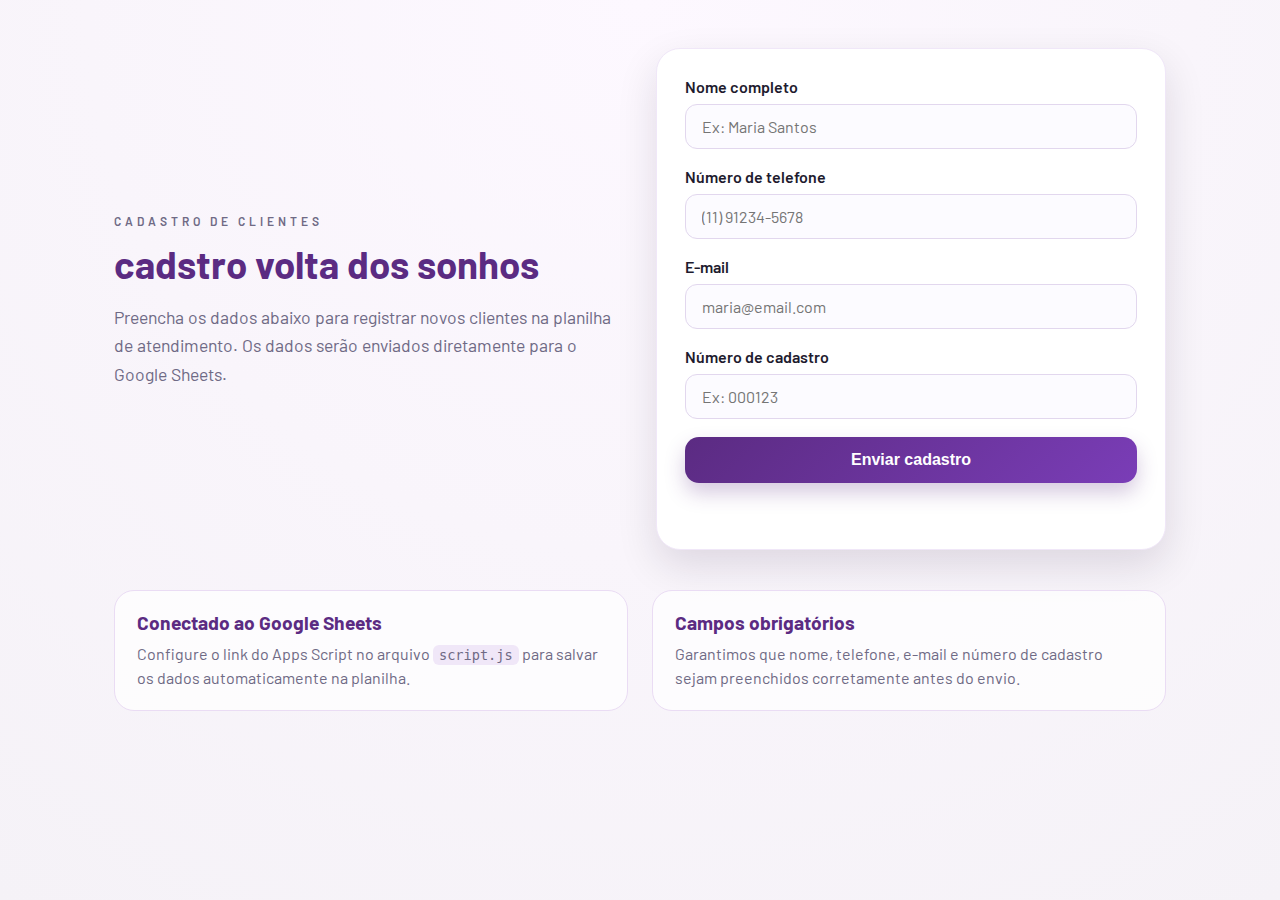
<file: index.html>
<!doctype html>
<html lang="pt-br">
  <head>
    <meta charset="UTF-8" />
    <meta name="viewport" content="width=device-width, initial-scale=1" />
    <title>cadstro volta dos sonhos</title>
    <link rel="stylesheet" href="styles.css" />
    <link rel="preconnect" href="https://fonts.googleapis.com" />
    <link rel="preconnect" href="https://fonts.gstatic.com" crossorigin />
    <link
      href="https://fonts.googleapis.com/css2?family=Barlow:wght@300;400;600;700&display=swap"
      rel="stylesheet"
    />
  </head>
  <body>
    <main class="page">
      <section class="hero">
        <div class="hero__content">
          <span class="eyebrow">Cadastro de clientes</span>
          <h1>cadstro volta dos sonhos</h1>
          <p>
            Preencha os dados abaixo para registrar novos clientes na planilha de
            atendimento. Os dados serão enviados diretamente para o Google Sheets.
          </p>
        </div>
        <div class="hero__card">
          <form id="cadastro-form">
            <label class="field">
              <span>Nome completo</span>
              <input type="text" name="nome" placeholder="Ex: Maria Santos" required />
            </label>

            <label class="field">
              <span>Número de telefone</span>
              <input
                type="tel"
                name="telefone"
                placeholder="(11) 91234-5678"
                required
              />
            </label>

            <label class="field">
              <span>E-mail</span>
              <input type="email" name="email" placeholder="maria@email.com" required />
            </label>

            <label class="field">
              <span>Número de cadastro</span>
              <input
                type="text"
                name="cadastro"
                placeholder="Ex: 000123"
                required
              />
            </label>

            <button type="submit">Enviar cadastro</button>
            <p class="status" id="status-message" aria-live="polite"></p>
          </form>
        </div>
      </section>

      <section class="info">
        <div class="info__item">
          <h2>Conectado ao Google Sheets</h2>
          <p>
            Configure o link do Apps Script no arquivo <code>script.js</code> para
            salvar os dados automaticamente na planilha.
          </p>
        </div>
        <div class="info__item">
          <h2>Campos obrigatórios</h2>
          <p>
            Garantimos que nome, telefone, e-mail e número de cadastro sejam
            preenchidos corretamente antes do envio.
          </p>
        </div>
      </section>
    </main>

    <script src="script.js"></script>
  </body>
</html>
</file>
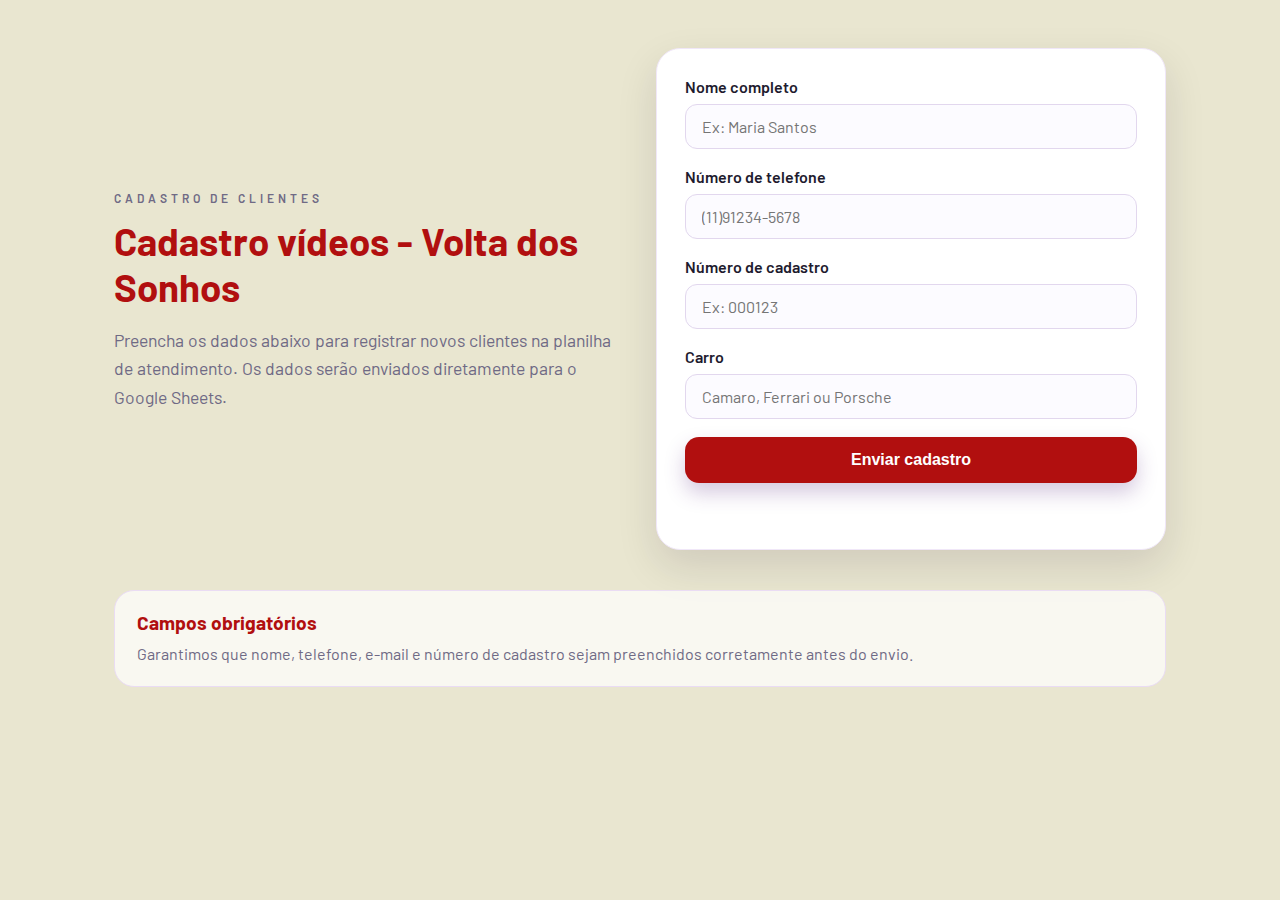
<file: interface_cadastros/index.html>
<!doctype html>
<html lang="pt-br">
  <head>
    <meta charset="UTF-8" />
    <meta name="viewport" content="width=device-width, initial-scale=1" />
    <title>cadstro volta dos sonhos</title>
    <link rel="stylesheet" href="styles.css" />
    <link rel="preconnect" href="https://fonts.googleapis.com" />
    <link rel="preconnect" href="https://fonts.gstatic.com" crossorigin />
    <link
      href="https://fonts.googleapis.com/css2?family=Barlow:wght@300;400;600;700&display=swap"
      rel="stylesheet"
    />
  </head>
  <body>
    <main class="page">
      <section class="hero">
        <div class="hero__content">
          <span class="eyebrow">Cadastro de clientes</span>
          <h1>Cadastro vídeos - Volta dos Sonhos</h1>
          <p>
            Preencha os dados abaixo para registrar novos clientes na planilha de
            atendimento. Os dados serão enviados diretamente para o Google Sheets.
          </p>
        </div>

        <div class="hero__card">
          <form id="cadastro-form">
            <label class="field">
              <span>Nome completo</span>
              <input
                id="nome"
                type="text"
                name="nome"
                placeholder="Ex: Maria Santos"
                autocomplete="name"
                required
              />
            </label>

            <label class="field">
              <span>Número de telefone</span>
              <input
                id="telefone"
                type="tel"
                name="telefone"
                placeholder="(11)91234-5678"
                autocomplete="tel"
                required
              />
            </label>

            <label class="field">
              <span>Número de cadastro</span>
              <input
                id="cadastro"
                type="text"
                name="cadastro"
                placeholder="Ex: 000123"
                required
              />
            </label>

            <label class="field">
              <span>Carro</span>
              <input
                id="carro"
                type="text"
                name="carro"
                placeholder="Camaro, Ferrari ou Porsche"
                required
              />
            </label>

            <button type="submit">Enviar cadastro</button>
            <p class="status" id="status-message" aria-live="polite"></p>
          </form>
        </div>
      </section>

      <section class="info">
        <div class="info__item">
          <h2>Campos obrigatórios</h2>
          <p>
            Garantimos que nome, telefone, e-mail e número de cadastro sejam
            preenchidos corretamente antes do envio.
          </p>
        </div>
      </section>
    </main>

    <script src="script.js"></script>
  </body>
</html>
</file>
<file: styles.css>
:root {
  color-scheme: light;
  font-family: "Barlow", system-ui, -apple-system, sans-serif;
  --bg: #f5f2f7;
  --primary: #5b2b82;
  --secondary: #f8b4d9;
  --dark: #1e1b2e;
  --card: #ffffff;
  --muted: #6f6a85;
  --shadow: rgba(22, 12, 39, 0.12);
}

* {
  box-sizing: border-box;
  margin: 0;
  padding: 0;
}

body {
  background: radial-gradient(circle at top, #fdf8ff, var(--bg));
  color: var(--dark);
  min-height: 100vh;
}

.page {
  max-width: 1100px;
  margin: 0 auto;
  padding: 48px 24px 64px;
  display: flex;
  flex-direction: column;
  gap: 40px;
}

.hero {
  display: grid;
  grid-template-columns: repeat(auto-fit, minmax(280px, 1fr));
  gap: 32px;
  align-items: center;
}

.hero__content h1 {
  font-size: clamp(2.2rem, 3vw, 3.2rem);
  margin: 12px 0 16px;
  color: var(--primary);
}

.hero__content p {
  font-size: 1.1rem;
  color: var(--muted);
  line-height: 1.6;
}

.eyebrow {
  text-transform: uppercase;
  letter-spacing: 0.25rem;
  font-size: 0.75rem;
  font-weight: 600;
  color: var(--muted);
}

.hero__card {
  background: var(--card);
  padding: 28px;
  border-radius: 24px;
  box-shadow: 0 16px 40px var(--shadow);
  border: 1px solid #f0e7f8;
}

form {
  display: flex;
  flex-direction: column;
  gap: 18px;
}

.field {
  display: flex;
  flex-direction: column;
  gap: 8px;
  font-weight: 600;
}

.field span {
  color: var(--dark);
}

input {
  padding: 12px 16px;
  border-radius: 12px;
  border: 1px solid #e2d7ee;
  font-size: 1rem;
  font-family: inherit;
  background: #fcfbff;
}

input:focus {
  outline: 2px solid var(--secondary);
  border-color: transparent;
}

button {
  padding: 14px 18px;
  border-radius: 14px;
  border: none;
  background: linear-gradient(135deg, var(--primary), #7a3db7);
  color: white;
  font-weight: 700;
  font-size: 1rem;
  cursor: pointer;
  transition: transform 0.2s ease, box-shadow 0.2s ease;
  box-shadow: 0 10px 20px rgba(91, 43, 130, 0.25);
}

button:hover {
  transform: translateY(-1px);
}

.status {
  min-height: 20px;
  font-size: 0.95rem;
  color: var(--muted);
}

.info {
  display: grid;
  grid-template-columns: repeat(auto-fit, minmax(240px, 1fr));
  gap: 24px;
}

.info__item {
  background: rgba(255, 255, 255, 0.7);
  border-radius: 20px;
  padding: 20px 22px;
  border: 1px solid #eadcf4;
}

.info__item h2 {
  color: var(--primary);
  font-size: 1.2rem;
  margin-bottom: 8px;
}

.info__item p {
  color: var(--muted);
  line-height: 1.5;
}

code {
  background: #f0e7f8;
  padding: 2px 6px;
  border-radius: 6px;
  font-size: 0.85rem;
}

@media (max-width: 720px) {
  .page {
    padding: 32px 18px 48px;
  }

  .hero__card {
    padding: 22px;
  }
}
</file>
<file: interface_cadastros/styles.css>
:root {
  color-scheme: light;
  font-family: "Barlow", system-ui, -apple-system, sans-serif;
  --bg: #e9e6d0;
  --primary: #b10f0f;
  --secondary: #f8b4d9;
  --dark: #1e1b2e;
  --card: #ffffff;
  --muted: #6f6a85;
  --shadow: rgba(22, 12, 39, 0.12);
}

* {
  box-sizing: border-box;
  margin: 0;
  padding: 0;
}

body {
  background: var(--bg);
  min-height: 100vh;
}

.page {
  max-width: 1100px;
  margin: 0 auto;
  padding: 48px 24px 64px;
  display: flex;
  flex-direction: column;
  gap: 40px;
}

.hero {
  display: grid;
  grid-template-columns: repeat(auto-fit, minmax(280px, 1fr));
  gap: 32px;
  align-items: center;
}

.hero__content h1 {
  font-size: clamp(2.2rem, 3vw, 3.2rem);
  margin: 12px 0 16px;
  color: var(--primary);
}

.hero__content p {
  font-size: 1.1rem;
  color: var(--muted);
  line-height: 1.6;
}

.eyebrow {
  text-transform: uppercase;
  letter-spacing: 0.25rem;
  font-size: 0.75rem;
  font-weight: 600;
  color: var(--muted);
}

.hero__card {
  background: var(--card);
  padding: 28px;
  border-radius: 24px;
  box-shadow: 0 16px 40px var(--shadow);
  border: 1px solid #f0e7f8;
}

form {
  display: flex;
  flex-direction: column;
  gap: 18px;
}

.field {
  display: flex;
  flex-direction: column;
  gap: 8px;
  font-weight: 600;
}

.field span {
  color: var(--dark);
}

input {
  padding: 12px 16px;
  border-radius: 12px;
  border: 1px solid #e2d7ee;
  font-size: 1rem;
  font-family: inherit;
  background: #fcfbff;
}

input:focus {
  outline: 2px solid var(--secondary);
  border-color: transparent;
}

button {
  padding: 14px 18px;
  border-radius: 14px;
  border: none;
  background: linear-gradient(135deg, var(--primary), #b10f0f);
  color: white;
  font-weight: 700;
  font-size: 1rem;
  cursor: pointer;
  transition: transform 0.2s ease, box-shadow 0.2s ease;
  box-shadow: 0 10px 20px rgba(91, 43, 130, 0.25);
}

button:hover {
  transform: translateY(-1px);
}

.status {
  min-height: 20px;
  font-size: 0.95rem;
  color: var(--muted);
}

.info {
  display: grid;
  grid-template-columns: repeat(auto-fit, minmax(240px, 1fr));
  gap: 24px;
}

.info__item {
  background: rgba(255, 255, 255, 0.7);
  border-radius: 20px;
  padding: 20px 22px;
  border: 1px solid #eadcf4;
}

.info__item h2 {
  color: var(--primary);
  font-size: 1.2rem;
  margin-bottom: 8px;
}

.info__item p {
  color: var(--muted);
  line-height: 1.5;
}

code {
  background: #f0e7f8;
  padding: 2px 6px;
  border-radius: 6px;
  font-size: 0.85rem;
}

@media (max-width: 720px) {
  .page {
    padding: 32px 18px 48px;
  }

  .hero__card {
    padding: 22px;
  }
}
</file>
